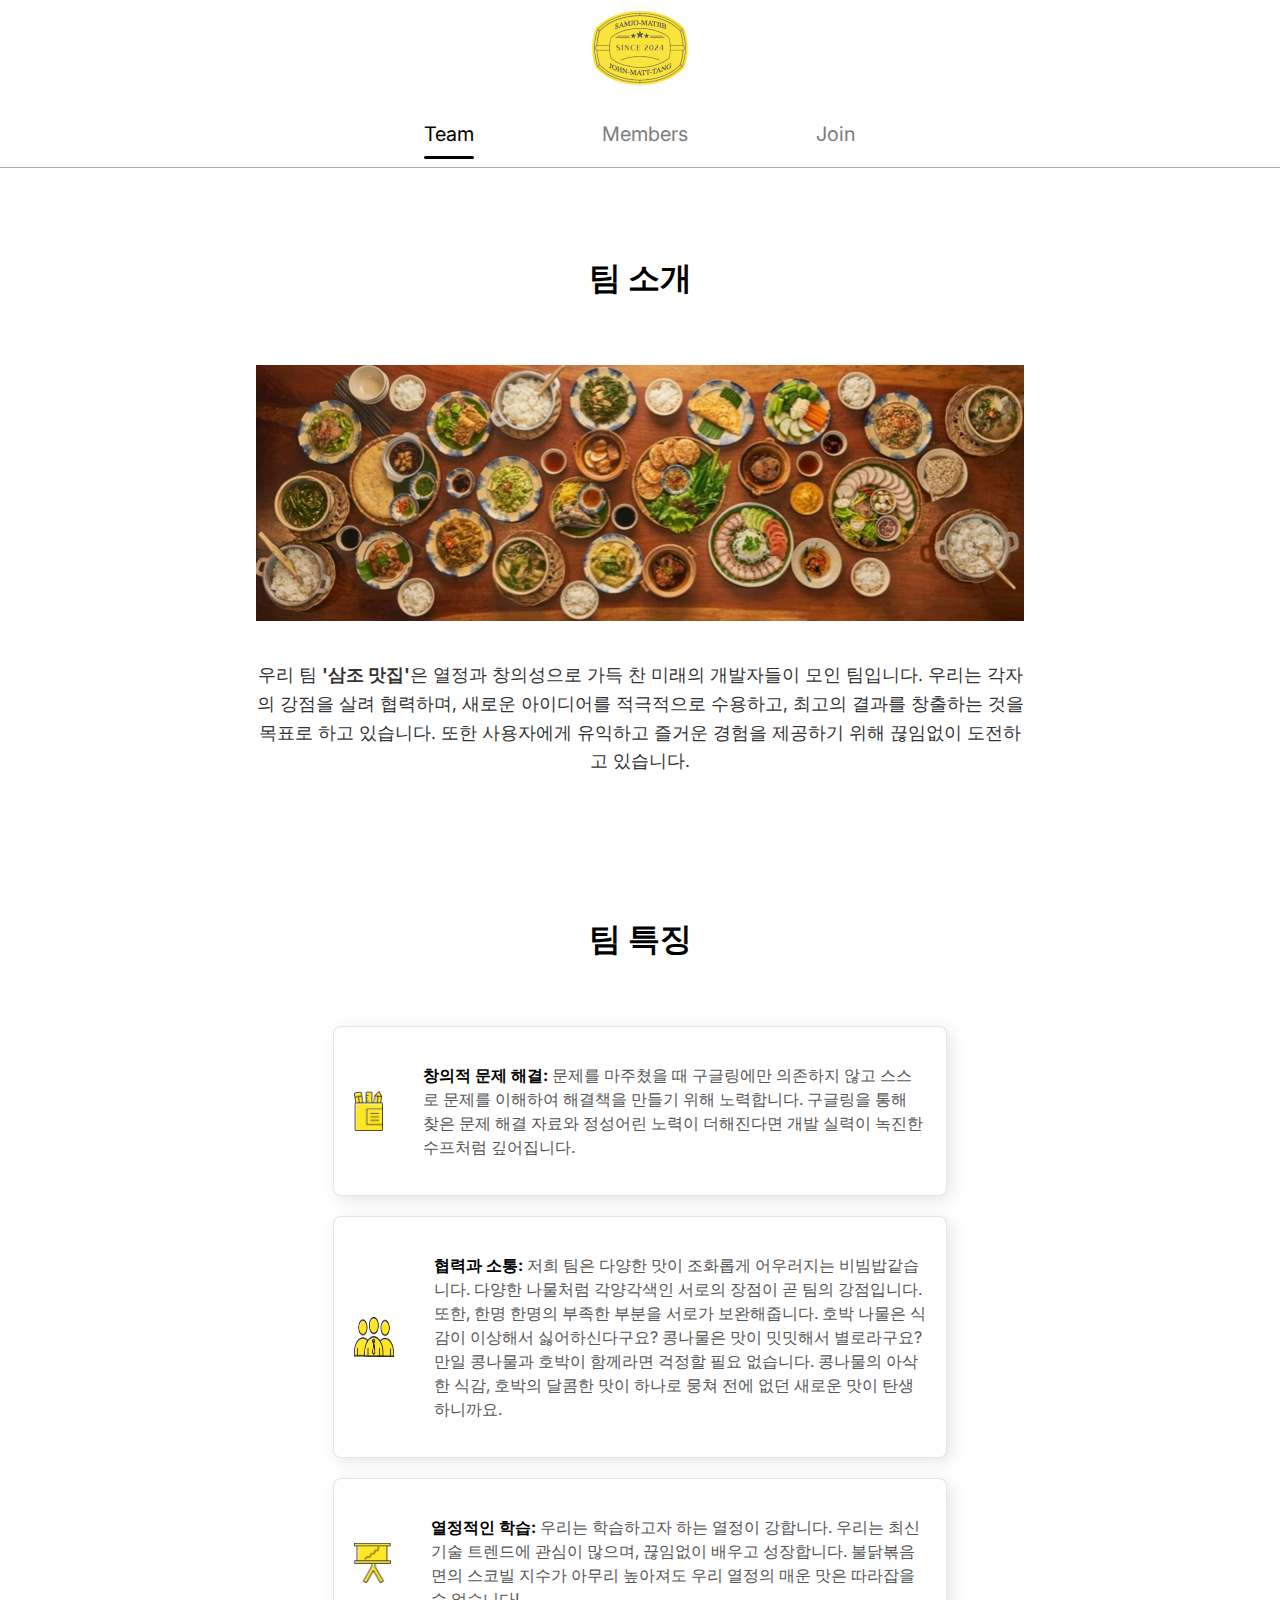
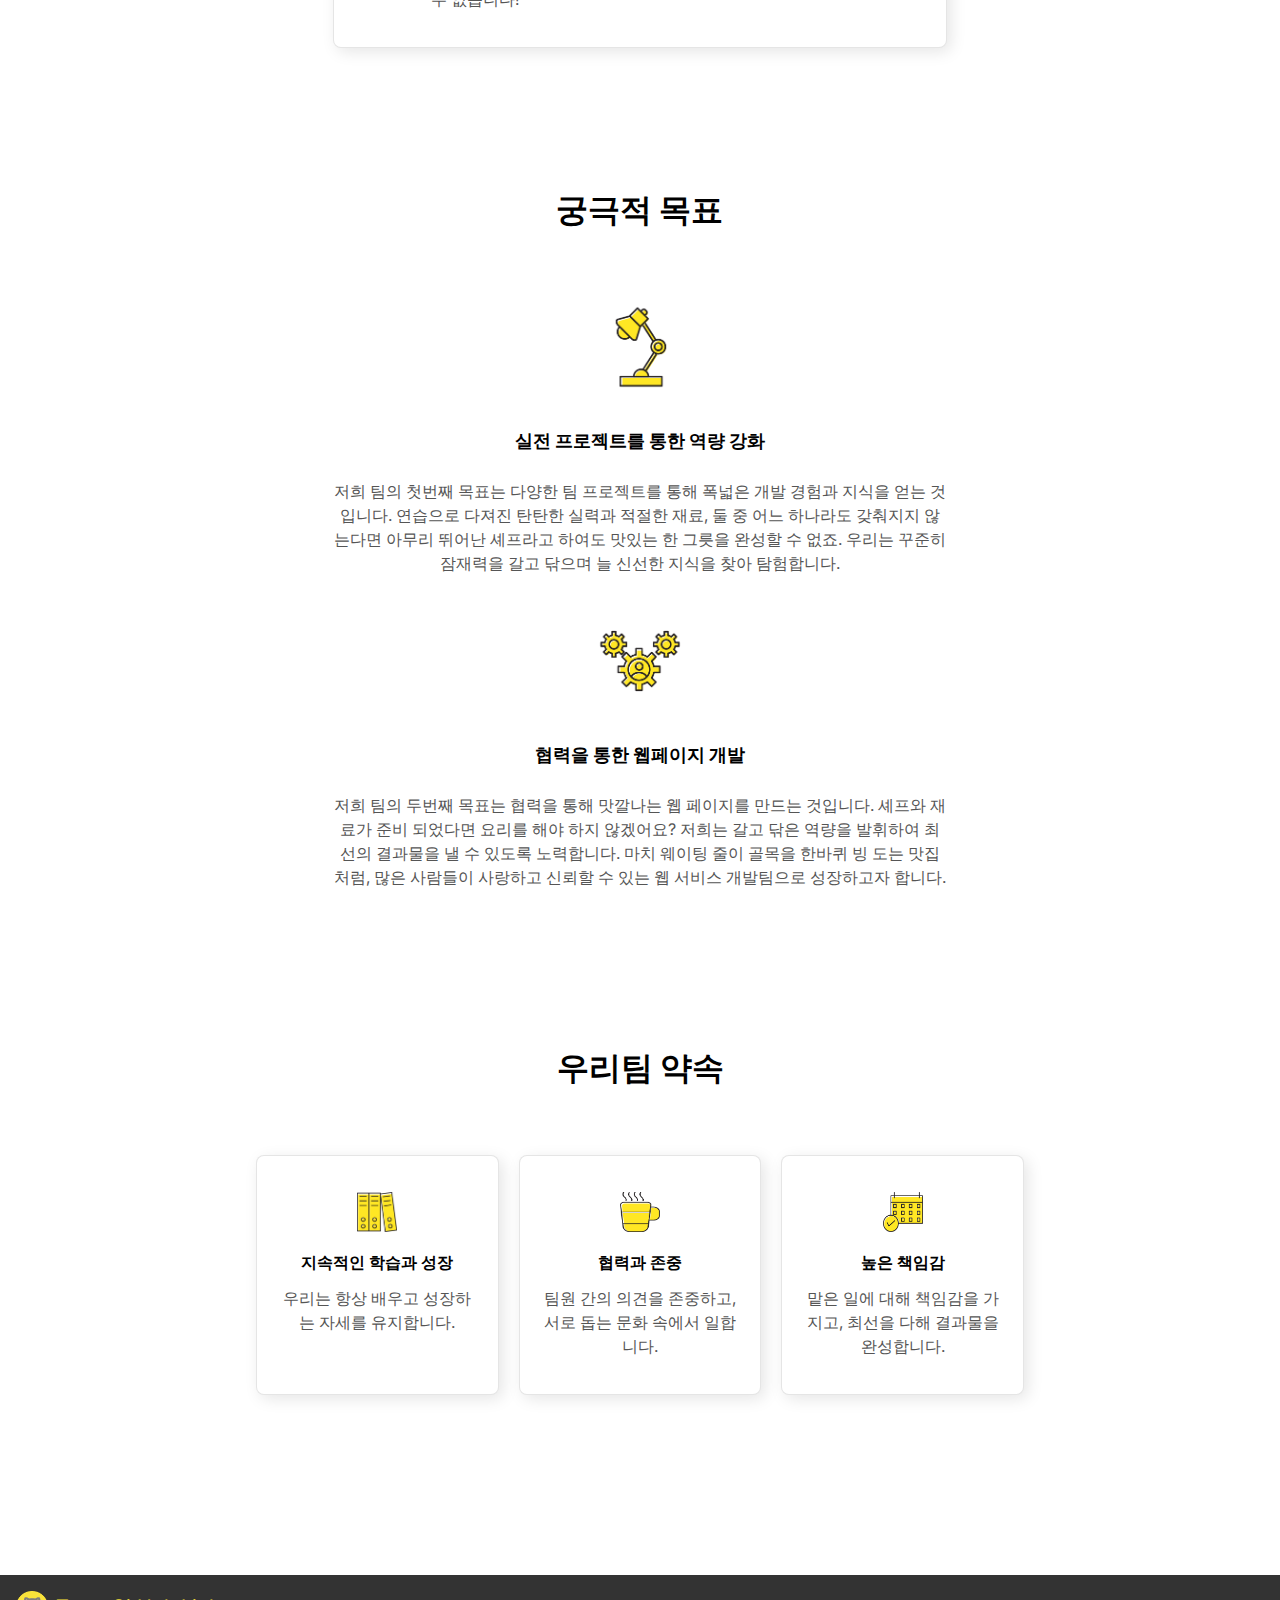
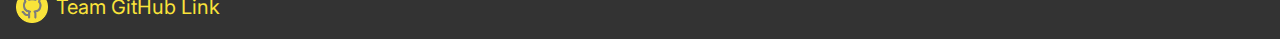
<file: index.html>
<html lang="ko">
    <head>
        <meta charset="UTF-8">
        <meta name="viewport" content="width=device-width, initial-scale=1.0">
        <title>삼조 맛집</title>
        <link rel="stylesheet" href="./src/layoutSrc/css_layout.css" />
        <link rel="stylesheet" href="./src/layoutSrc/css_layout_contents.css" />
        <link rel="preconnect" href="https://fonts.googleapis.com">
        <link rel="preconnect" href="https://fonts.gstatic.com" crossorigin>
        <link
            href="https://fonts.googleapis.com/css2?family=Inter:ital,opsz,wght@0,14..32,100..900;1,14..32,100..900&display=swap"
            rel="stylesheet">
    </head>

    <body>

        <!-- 네비게이션 -->
        <header id="navbar">
            <div>
                <img class="logo" src="./src/images/logo.png" alt="삼조 맛집 로고">
            </div>
            <nav class="menuNav">
                <div class="menuNavInner">
                    <ul class="menuUl">
                        <li class="menuLi"><a href="index.html">Team</a></li>
                        <li class="menuLi"><a href="./src/members/members.html">Members</a></li>
                        <li class="menuLi"><a href="./src/join/join.html">Join</a></li>
                    </ul>
                    <div class="unerLineWrapper"><div id="menuUnderLine"></div></div>
                </div>
            </nav>
            <hr>
        </header>
        <!-- 네비게이션 -->



        <!-- 콘텐츠 -->
        <main class="main">
            <div class="contents">
                <div class="teamIntro">
                    <h1>팀 소개</h1>
                    <img src="./src/images/team_intro.png" alt="...">
                    <a>우리 팀 <strong>'삼조 맛집'</strong>은 열정과 창의성으로 가득 찬 미래의 개발자들이 모인 팀입니다. 우리는 각자의 강점을 살려 협력하며, 새로운 아이디어를
                        적극적으로
                        수용하고, 최고의 결과를 창출하는 것을 목표로 하고 있습니다. 또한 사용자에게 유익하고 즐거운 경험을 제공하기 위해 끊임없이 도전하고 있습니다.</a>
                </div>
                <h1>팀 특징</h1>
                <div class="teamAbout">
                    <div class="teamAboutCards">
                        <div class="teamAboutCard">
                            <img class="icon" src="./src/images/icon1.png" alt="icon">
                            <p><strong>창의적 문제 해결:</strong> 문제를 마주쳤을 때 구글링에만 의존하지 않고 스스로 문제를 이해하여 해결책을 만들기 위해 노력합니다. 구글링을 통해 찾은 문제 해결 자료와 정성어린 노력이 더해진다면 개발 실력이 녹진한 수프처럼 깊어집니다.</p>
                        </div>
                        <div class="teamAboutCard">
                            <img class="icon" src="./src/images/icon2.png" alt="icon">
                            <p><strong>협력과 소통:</strong> 저희 팀은 다양한 맛이 조화롭게 어우러지는 비빔밥같습니다. 다양한 나물처럼 각양각색인 서로의 장점이 곧 팀의 강점입니다. 또한, 한명 한명의 부족한 부분을 서로가 보완해줍니다. 호박 나물은 식감이 이상해서 싫어하신다구요? 콩나물은 맛이 밋밋해서 별로라구요? 만일 콩나물과 호박이 함께라면 걱정할 필요 없습니다. 콩나물의 아삭한 식감, 호박의 달콤한 맛이 하나로 뭉쳐 전에 없던 새로운 맛이 탄생하니까요.</p>
                        </div>
                        <div class="teamAboutCard">
                            <img class="icon" src="./src/images/icon3.png" alt="icon">
                            <p><strong>열정적인 학습:</strong> 우리는 학습하고자 하는 열정이 강합니다. 우리는 최신 기술 트렌드에 관심이 많으며, 끊임없이 배우고 성장합니다. 불닭볶음면의 스코빌 지수가 아무리 높아져도 우리 열정의 매운 맛은 따라잡을 수 없습니다!</p>
                        </div>
                    </div>
                </div>

                <div class="teamGoals">
                    <h1>궁극적 목표</h1>
                    <img src="./src/images/icon8.png" alt="icon">
                    <a>실전 프로젝트를 통한 역량 강화</a>
                    <p>저희 팀의 첫번째 목표는 다양한 팀 프로젝트를 통해 폭넓은 개발 경험과 지식을 얻는 것 입니다. 연습으로 다져진 탄탄한 실력과 적절한 재료, 둘 중 어느 하나라도 갖춰지지 않는다면 아무리 뛰어난 셰프라고 하여도 맛있는 한 그릇을 완성할 수 없죠. 우리는 꾸준히 잠재력을 갈고 닦으며 늘 신선한 지식을 찾아 탐험합니다. </p>
                    <br>
                    <img src="./src/images/icon4.png" alt="icon">
                    <a>협력을 통한 웹페이지 개발</a>
                    <p>저희 팀의 두번째 목표는 협력을 통해 맛깔나는 웹 페이지를 만드는 것입니다. 셰프와 재료가 준비 되었다면 요리를 해야 하지 않겠어요? 저희는 갈고 닦은 역량을 발휘하여 최선의 결과물을 낼 수 있도록 노력합니다. 마치 웨이팅 줄이 골목을 한바퀴 빙 도는 맛집처럼, 많은 사람들이 사랑하고 신뢰할 수 있는  웹 서비스 개발팀으로 성장하고자 합니다.</p>
                </div>

                <h1>우리팀 약속</h1>
                <div class="teamRules">
                    <div class="teamRulesCard">
                        <img src="./src/images/icon5.png" alt="icon">
                        <strong>지속적인 학습과 성장</strong>
                        <p>우리는 항상 배우고 성장하는 자세를 유지합니다.</p>
                    </div>
                    <div class="teamRulesCard">
                        <img src="./src/images/icon6.png" alt="icon">
                        <strong>협력과 존중</strong>
                        <p>팀원 간의 의견을 존중하고, 서로 돕는 문화 속에서 일합니다.</p>
                    </div>
                    <div class="teamRulesCard">
                        <img src="./src/images/icon7.png" alt="icon">
                        <strong>높은 책임감</strong>
                        <p>맡은 일에 대해 책임감을 가지고, 최선을 다해 결과물을 완성합니다.</p>
                    </div>
                </div>
            </div>
        </main>
        <!-- 콘텐츠 -->



        <!-- 푸터 -->
        <footer class="footer">
            <img class="gitCat" src="./src/images/git_cat_60^60.png" alt="Github Logo">
            <a class="footerA" href="">Team GitHub Link</a>
        </footer>
        <!-- 푸터 -->

        
    </body>
    <script src="./src/layoutSrc/js_layout.js"></script>
</html>
</file>
<file: src/layoutSrc/css_layout.css>
/* 공통 */
html, body {
    font-family: "Inter", sans-serif;
    margin: 0;
    padding: 0;
    height: 100%;
    width: 100%;
}

body {
    display: flex;
    flex-direction: column;
    min-height: 100vh;
}
/* 공통 */

/* 네비게이션 */
.menuNav {
    display: flex;
    flex-direction: column;
    align-items: center;
    position: relative;
    text-align: center;
}

.logo {
    width: 96px;
    display: block;
    margin: 0 auto;
}

.menuUl {
    display: flex;
    justify-content: center;
    list-style: none;
    padding: 0;
    gap: 8em;
    margin-bottom: 0;
}

.menuLi {
    font-size: 20px;
    position: relative;
    padding: 0.5em 0;
    color: #7d7d7d;
    transition: color 0.3s ease;
}

.menuLi a {
    text-decoration: none;
    color: inherit; /* 상속된 색상을 사용 */
}

.menuLi a:hover {
    color: black;
}

.menuLi.active a {
    color: black;
}
.unerLineWrapper{
    height: 3px;
}
#menuUnderLine {
    position: absolute;
    height: 3px;
    background-color: black;
    border-radius: 10px;
    visibility: hidden;
    transition: all 0.3s ease;
}

hr {
    width: 100%;
    border: none;
    border-top: 1px solid rgba(0, 0, 0, 0.33);
}
/* 네비게이션 */

/* 푸터 */
.footer {
    display: flex;
    justify-content: left;
    align-items: center;
    background-color: #333333;
    padding: 16px 0px 16px 0px;
    color: white;
    margin-top: auto;
}

.gitCat {
    width: 32px;
    margin-left: 16px;
}

.footerA {
    color: #F9E33A;
    text-decoration: none;
    padding-left: 8px;
    font-size: 20px;
}
/* 푸터 */
</file>
<file: src/layoutSrc/css_layout_contents.css>
/* 콘텐츠 */
h1 {
    text-align: center;
    margin-bottom: 64px;
}

h1:hover {
    color: #F9E33A;
}

.main {
    flex: 1;
    display: flex;
    justify-content: center;
    align-items: center;
    width: 100%;
    padding-bottom: 120px;
}

.contents {
    display: flex;
    flex-direction: column;
    justify-content: center;
    align-items: center;
    margin: 40px auto;
    padding: 20px;
    min-width: 600px;
    max-width: 60%;
}

.teamIntro {
    display: flex;
    flex-direction: column;
    align-items: center;
    margin-bottom: 120px;
}

.teamIntro img {
    width: 100%;
    height: auto;
    margin-bottom: 40px;
}

.teamIntro a {
    font-size: 18px;
    line-height: 1.6;
    text-align: center;
    color: #333;
}

.teamAbout {
    display: flex;
    align-items: center;
    justify-content: center;
    gap: 20px;
    margin-bottom: 120px;
}

.teamAboutCards {
    width: 80%;
    display: flex;
    flex-direction: column;
    gap: 20px;
}

.teamAboutCard {
    display: flex;
    align-items: center;
    background-color: #ffffff;
    padding: 20px;
    box-shadow: 4px 4px 16px rgba(0, 0, 0, 0.1);
    border: rgba(125, 125, 125, 0.2) solid 1px;
    border-radius: 8px;
    gap: 20px;
}

.teamAboutCard:hover {
    background-color: #f9e33a20;
}

.teamAboutCard img.icon {
    width: 40px;
    height: 40px;
    margin-right: 20px;
}

.teamAboutCard p {
    font-size: 16px;
    color: #555;
    line-height: 1.5;
}

.teamAboutCard p strong {
    color: black;
}

.teamGoals {
    width: 80%;
    display: flex;
    flex-direction: column;
    align-items: center;
    text-align: center;
    margin-bottom: 120px;
}

.teamGoals img {
    width: 100px;
    height: 100px;
    margin-bottom: 32px;
}

.teamGoals a {
    font-size: 18px;
    font-weight: bold;
    color: black;
    margin-bottom: 10px;
}

.teamGoals p {
    font-size: 16px;
    line-height: 1.5;
    color: #555;
}

.teamRules {
    width: 100%;
    display: flex;
    gap: 20px;
}

.teamRulesCard {
    width: 80%;
    display: flex;
    flex-direction: column;
    align-items: center;
    background-color: #ffffff;
    padding: 20px;
    box-shadow: 4px 4px 16px rgba(0, 0, 0, 0.1);
    border: rgba(125, 125, 125, 0.2) solid 1px;
    border-radius: 8px;
    gap: 20px;
}

.teamRulesCard:hover {
    background-color: #f9e33a20;
}

.teamRulesCard img {
    margin-top: 16px;
    width: 40px;
    height: 40px;
}

.teamRulesCard p {
    text-align: center;
    font-size: 16px;
    color: #555;
    line-height: 1.5;
    margin-top: -8px;
}

.teamRulesCard strong {
    color: black;
}
/* 콘텐츠 */
</file>
